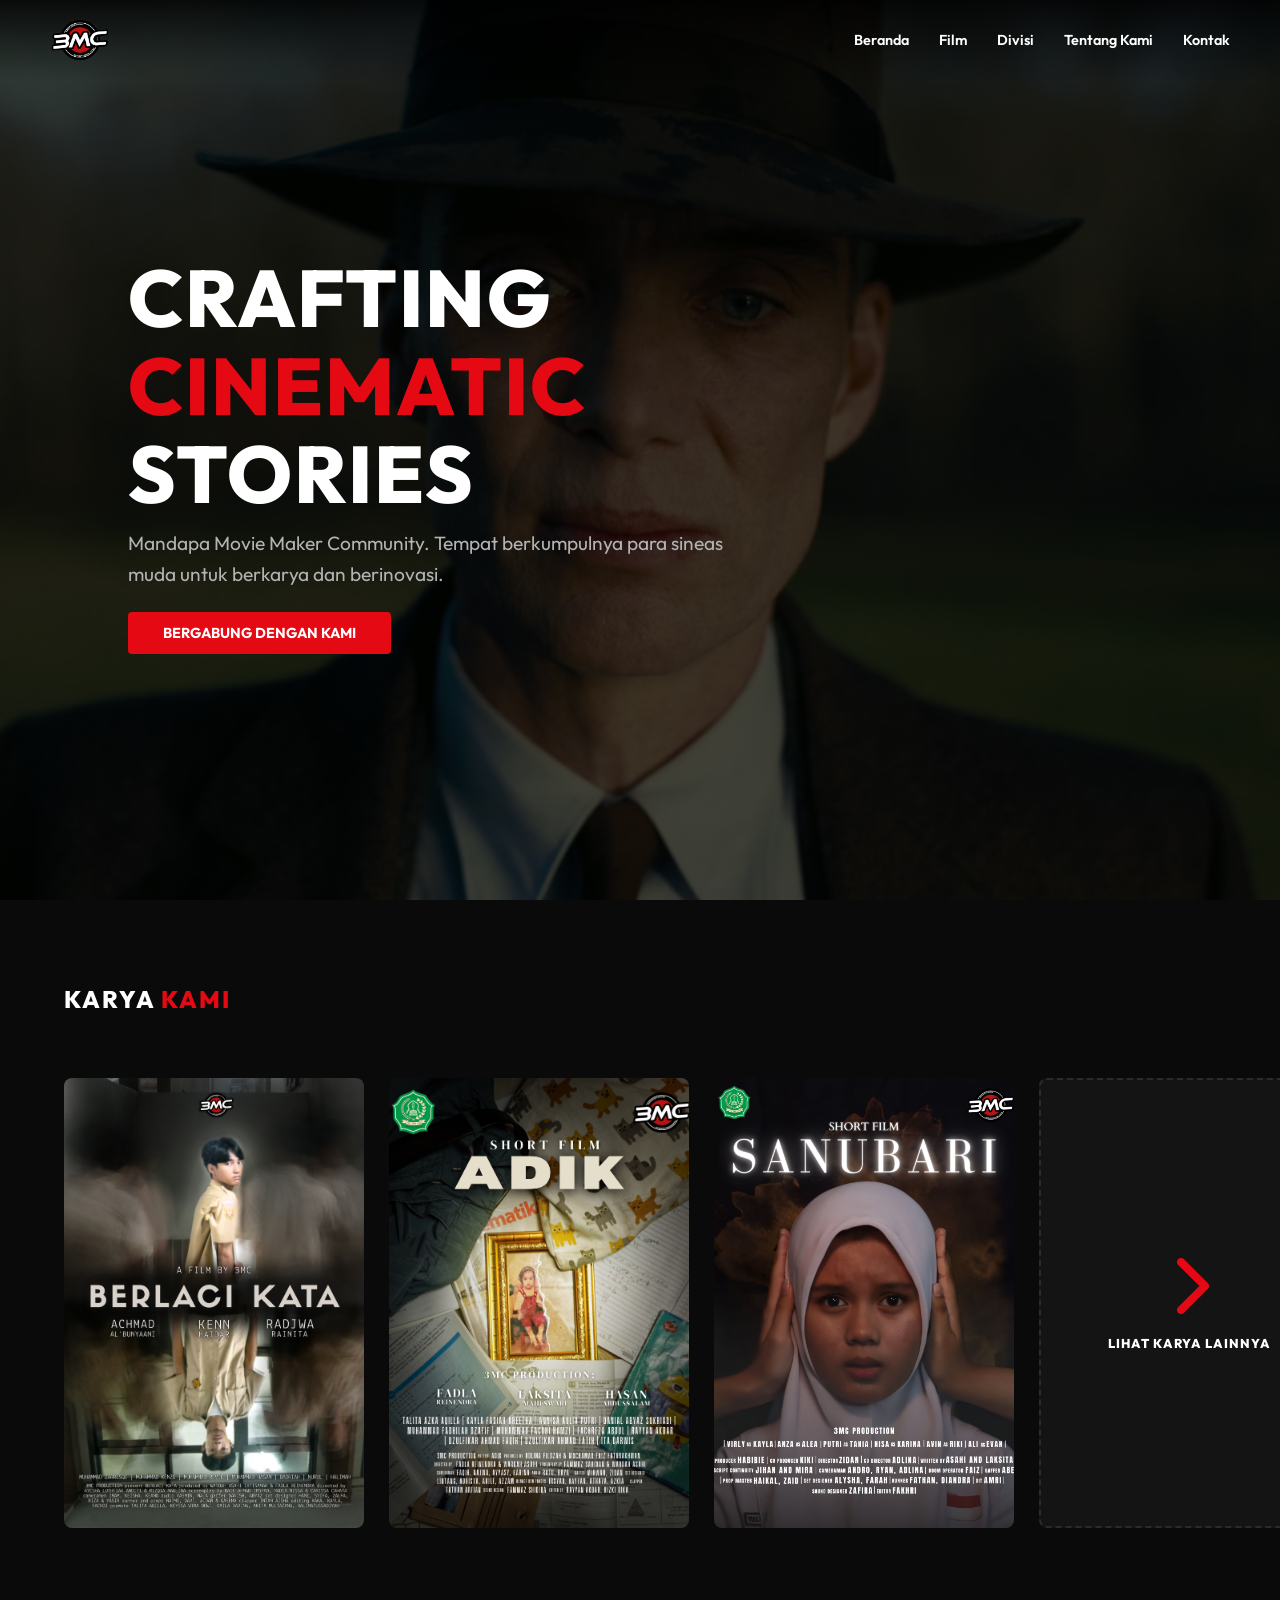
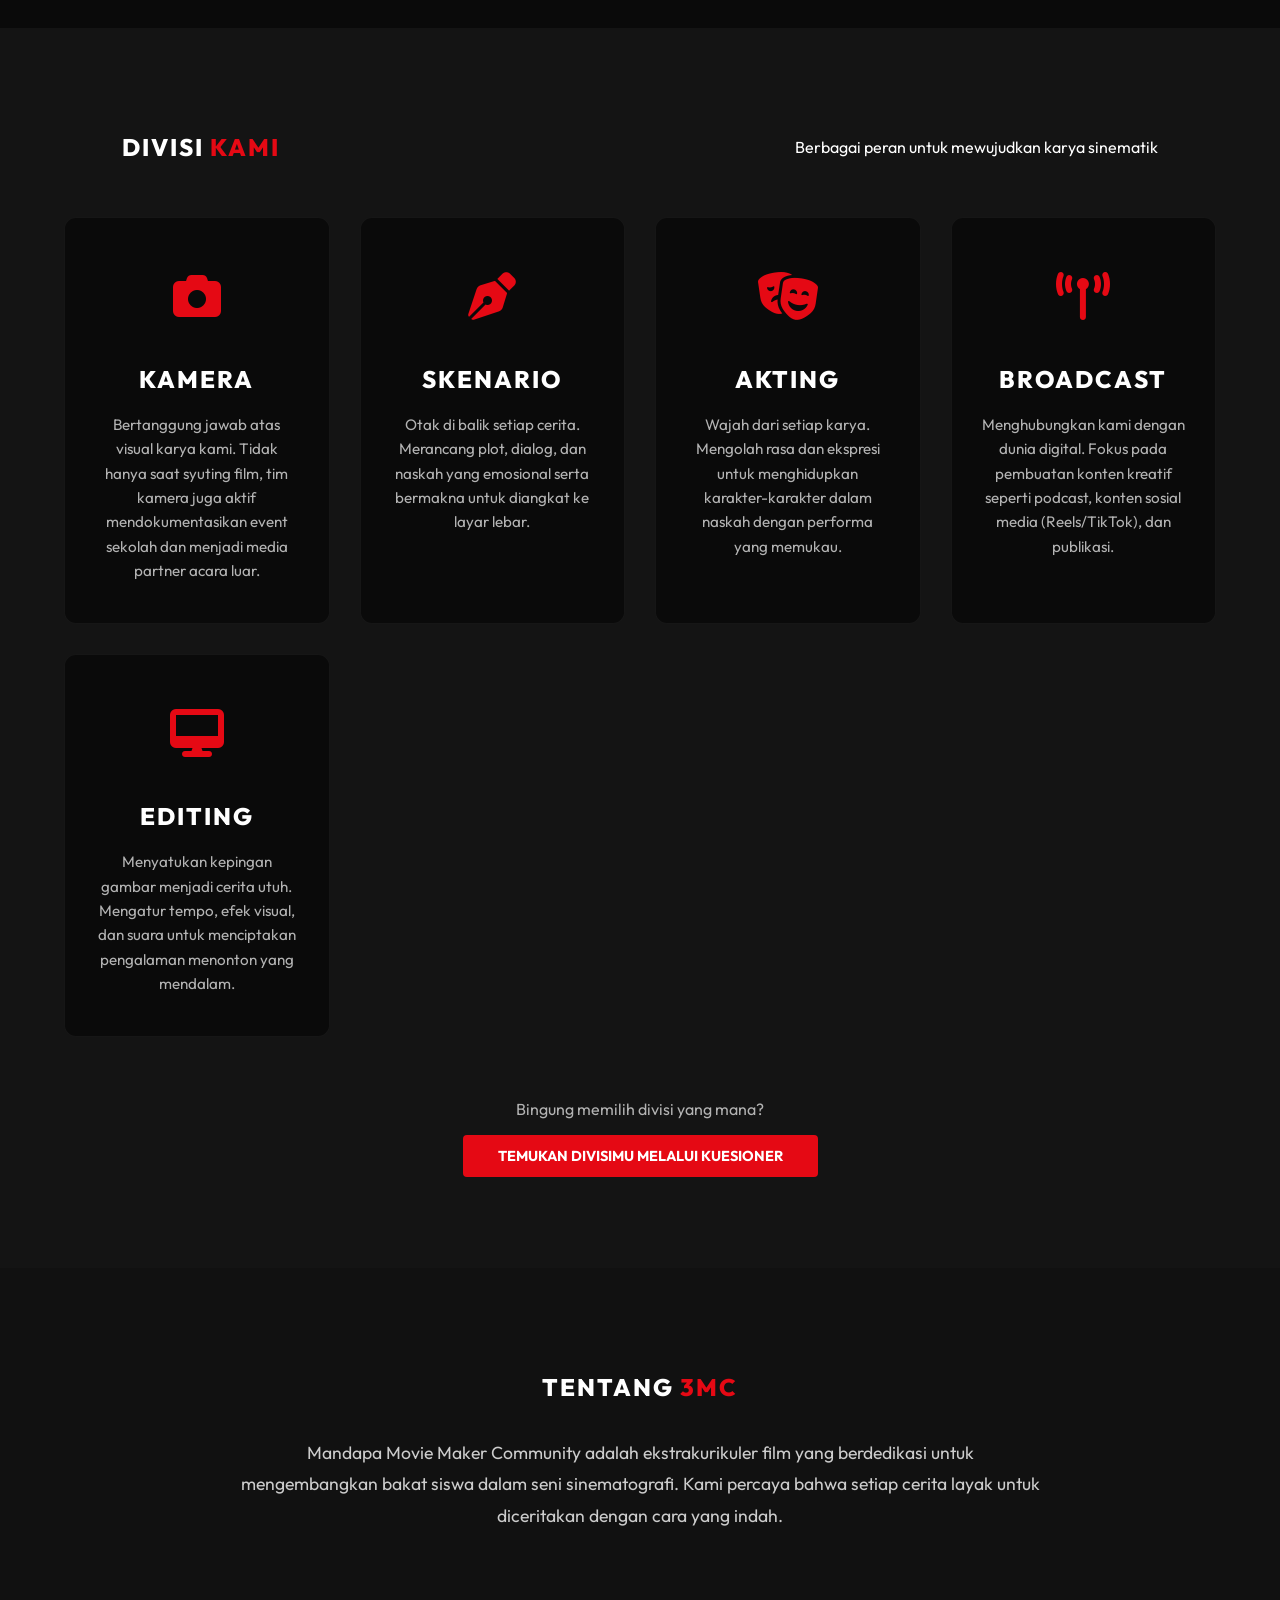
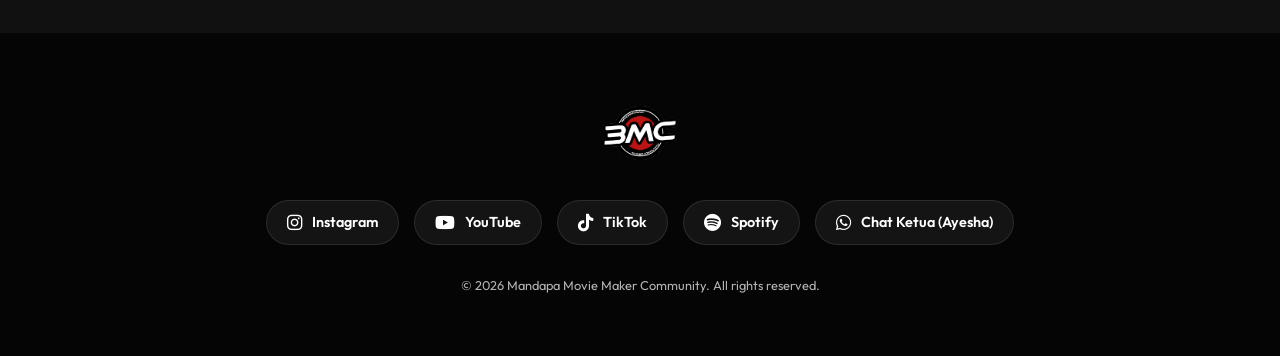
<file: index.html>
<!DOCTYPE html>
<html lang="id">

<head>
    <meta charset="UTF-8">
    <meta name="viewport" content="width=device-width, initial-scale=1.0">
    <title>3MC | Mandapa Movie Maker Community</title>
    <meta name="description"
        content="Official website for 3MC (Mandapa Movie Maker Community) - High School Film Extracurricular.">
    <link rel="icon" type="image/png" href="src/assets/img/3mc_logo.png">
    <link rel="preconnect" href="https://fonts.googleapis.com">
    <link rel="preconnect" href="https://fonts.gstatic.com" crossorigin>
    <link href="https://fonts.googleapis.com/css2?family=Outfit:wght@300;400;600;800;900&display=swap" rel="stylesheet">
    <link rel="stylesheet" href="style.css">
    <link rel="stylesheet" href="https://cdnjs.cloudflare.com/ajax/libs/font-awesome/6.5.1/css/all.min.css">
    <!-- Placeholder for icons -->
</head>

<body>
    <header id="main-header">
        <a href="#" class="logo">
            <img src="src/assets/img/3mc_logo.png" alt="3MC Logo" class="logo-img">
        </a>
        <div class="mobile-menu-btn">
            <i class="fas fa-bars"></i>
        </div>
        <nav class="nav-menu">
            <ul>
                <li><a href="#hero">Beranda</a></li>
                <li><a href="#films">Film</a></li>
                <li><a href="#divisions">Divisi</a></li>
                <li><a href="#about">Tentang Kami</a></li>
                <li><a href="#contact">Kontak</a></li>
            </ul>
        </nav>
    </header>

    <section id="hero" class="hero">
        <div class="hero-content">
            <h1>CRAFTING <span class="accent-text">CINEMATIC</span> STORIES</h1>
            <p>Mandapa Movie Maker Community. Tempat berkumpulnya para sineas muda untuk berkarya dan berinovasi.
            </p>
            <a href="https://wa.me/6289505237799?text=Halo%20kak%20Ayesha%2C%20saya%20ingin%20masuk%203MC"
                class="btn">bergabung dengan kami</a>
        </div>
    </section>

    <section id="films" class="films-section">
        <div class="section-title">
            <h2>Karya <span class="accent-text">Kami</span></h2>
        </div>

        <div class="slider-container" id="film-slider">
            <!-- Film Card 1 -->
            <div class="film-card" onclick="window.open('https://example.com')">
                <img src="./src/assets/img/Poster/Berlaci_Kata.JPEG" alt="Berlaci Kata">
                <div class="film-info">
                    <h3>Berlaci Kata</h3>
                    <p>Drama | 2025</p>
                </div>
            </div>

            <!-- Film Card 2 -->
            <div class="film-card" onclick="window.open('https://www.youtube.com/watch?v=n7pUIWqkueE')">
                <img src="./src/assets/img/Poster/Adik.png" alt="Adik">
                <div class="film-info">
                    <h3>ADIK</h3>
                    <p>Thriller | 2024</p>
                </div>
            </div>

            <!-- Film Card 3 -->
            <div class="film-card" onclick="window.open('https://www.youtube.com/watch?v=ncxSWUT8FLQ')">
                <img src="./src/assets/img/Poster/Sanubari.png" alt="Film Gema">
                <div class="film-info">
                    <h3>SANUBARI</h3>
                    <p>Action | 2023</p>
                </div>
            </div>

            <!-- View More Card -->
            <div class="film-card more-card" onclick="window.open('https://www.youtube.com/@crew3mc776', '_blank')">
                <div class="more-content">
                    <i class="fas fa-chevron-right"></i>
                    <p>Lihat Karya Lainnya</p>
                </div>
            </div>
        </div>
    </section>

    <section id="divisions" class="divisions-section">
        <div class="section-title">
            <h2>Divisi <span class="accent-text">Kami</span></h2>
            <p>Berbagai peran untuk mewujudkan karya sinematik</p>
        </div>

        <div class="divisions-grid">
            <div class="division-card">
                <div class="division-icon"><i class="fas fa-camera"></i></div>
                <h3>Kamera</h3>
                <p>Bertanggung jawab atas visual karya kami. Tidak hanya saat syuting film, tim kamera juga aktif
                    mendokumentasikan event sekolah dan menjadi media partner acara luar.</p>
            </div>

            <div class="division-card">
                <div class="division-icon"><i class="fas fa-pen-nib"></i></div>
                <h3>Skenario</h3>
                <p>Otak di balik setiap cerita. Merancang plot, dialog, dan naskah yang emosional serta bermakna untuk
                    diangkat ke layar lebar.</p>
            </div>

            <div class="division-card">
                <div class="division-icon"><i class="fas fa-theater-masks"></i></div>
                <h3>Akting</h3>
                <p>Wajah dari setiap karya. Mengolah rasa dan ekspresi untuk menghidupkan karakter-karakter dalam naskah
                    dengan performa yang memukau.</p>
            </div>

            <div class="division-card">
                <div class="division-icon"><i class="fas fa-broadcast-tower"></i></div>
                <h3>Broadcast</h3>
                <p>Menghubungkan kami dengan dunia digital. Fokus pada pembuatan konten kreatif seperti podcast, konten
                    sosial media (Reels/TikTok), dan publikasi.</p>
            </div>

            <div class="division-card">
                <div class="division-icon"><i class="fas fa-desktop"></i></div>
                <h3>Editing</h3>
                <p>Menyatukan kepingan gambar menjadi cerita utuh. Mengatur tempo, efek visual, dan suara untuk menciptakan pengalaman menonton yang mendalam.</p>
            </div>
        </div>

        <div style="text-align: center; margin-top: 60px;">
            <p style="margin-bottom: 20px; color: var(--text-gray);">Bingung memilih divisi yang mana?</p>
            <a href="questionnaire.html" class="btn">Temukan Divisimu Melalui Kuesioner</a>
        </div>
    </section>

    <section id="about" style="padding: 100px 10%; background-color: #111;">
        <div style="max-width: 800px; margin: 0 auto; text-align: center;">
            <h2 style="margin-bottom: 30px;">Tentang <span class="accent-text">3MC</span></h2>
            <p style="color: #ccc; font-size: 1.1rem; line-height: 1.8;">
                Mandapa Movie Maker Community adalah ekstrakurikuler film yang berdedikasi untuk mengembangkan bakat
                siswa dalam seni sinematografi. Kami percaya bahwa setiap cerita layak untuk diceritakan dengan cara
                yang indah.
            </p>
        </div>
    </section>

    <footer id="contact">
        <div class="footer-content">
            <div class="logo-footer">
                <img src="src/assets/img/3mc_logo.png" alt="3MC Logo" class="logo-img">
            </div>
            <div class="social-links">
                <a href="https://www.instagram.com/crew3mc/" target="_blank" class="social-btn"><i
                        class="fa-brands fa-instagram"></i> Instagram</a>
                <a href="https://www.youtube.com/@crew3mc776" target="_blank" class="social-btn"><i
                        class="fa-brands fa-youtube"></i> YouTube</a>
                <a href="https://www.tiktok.com/@crew3mc" target="_blank" class="social-btn"><i
                        class="fa-brands fa-tiktok"></i> TikTok</a>
                <a href="https://open.spotify.com/show/4tB7wmDdBuKusb8qtDBaEs?si=f5f07d9558dc4362" target="_blank"
                    class="social-btn"><i class="fa-brands fa-spotify"></i> Spotify</a>
                <a href="https://wa.me/6289505237799?text=Halo%20Ayesha%2C%20saya%20ingin%20bertanya%20tentang%203MC"
                    target="_blank" class="social-btn whatsapp-btn"><i class="fa-brands fa-whatsapp"></i> Chat Ketua
                    (Ayesha)</a>
            </div>
            <p class="copyright">&copy; 2026 Mandapa Movie Maker Community. All rights reserved.</p>
        </div>
    </footer>

    <script src="main.js"></script>

    <!-- Visitor Tracker -->
    <script src="src/supabase-config.js"></script>
    <script src="src/tracker.js"></script>
</body>

</html>
</file>
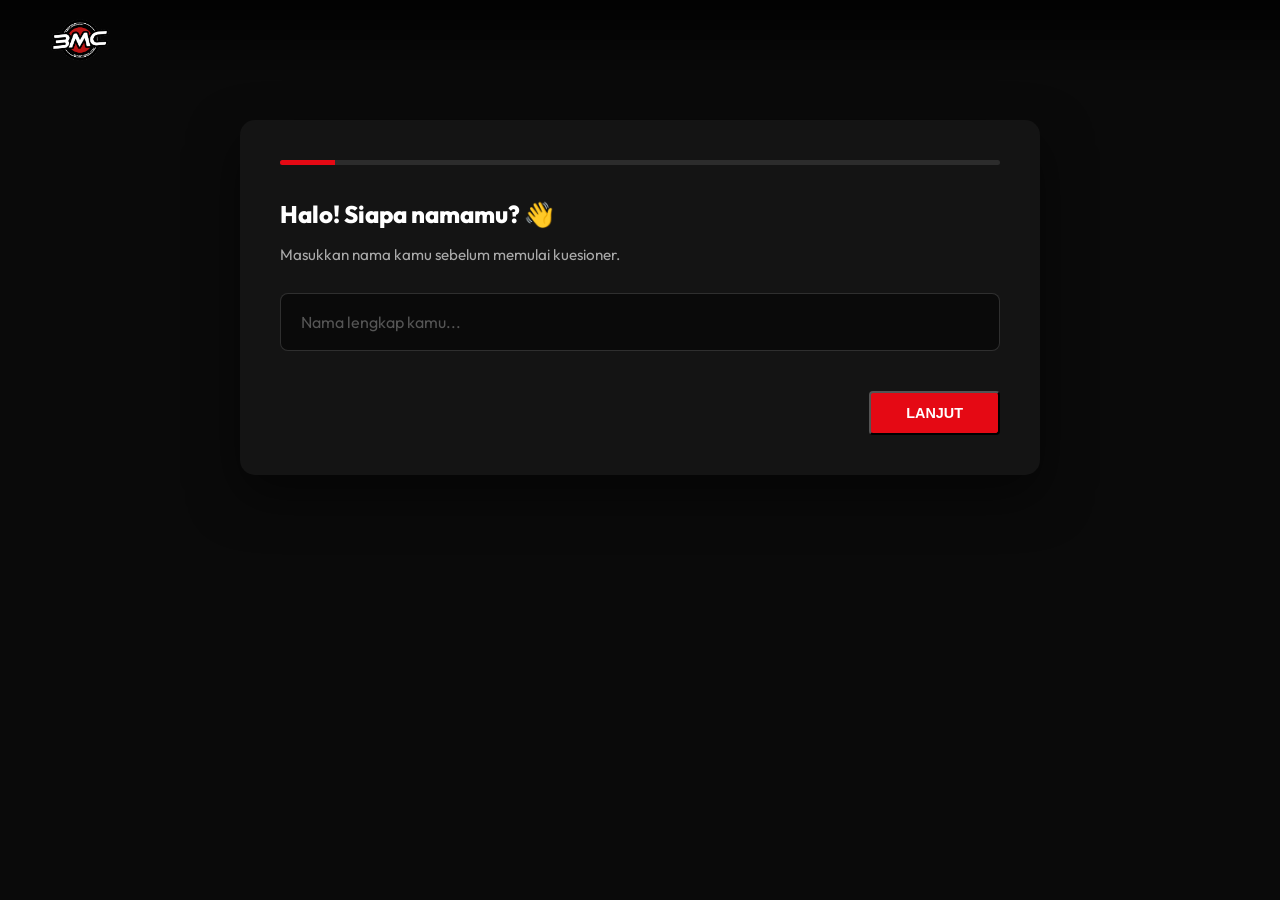
<file: questionnaire.html>
<!DOCTYPE html>
<html lang="id">

<head>
    <meta charset="UTF-8">
    <meta name="viewport" content="width=device-width, initial-scale=1.0">
    <title>Kuesioner Minat Divisi | 3MC</title>
    <link rel="preconnect" href="https://fonts.googleapis.com">
    <link rel="preconnect" href="https://fonts.gstatic.com" crossorigin>
    <link href="https://fonts.googleapis.com/css2?family=Outfit:wght@300;400;600;800;900&display=swap" rel="stylesheet">
    <link rel="stylesheet" href="https://cdnjs.cloudflare.com/ajax/libs/font-awesome/6.5.1/css/all.min.css">
    <link rel="stylesheet" href="style.css">
    <style>
        .q-container {
            max-width: 800px;
            margin: 120px auto;
            padding: 40px;
            background: var(--secondary-bg);
            border-radius: 15px;
            box-shadow: 0 20px 50px rgba(0, 0, 0, 0.5);
        }

        .q-step {
            display: none;
        }

        .q-step.active {
            display: block;
            animation: fadeIn 0.5s ease;
        }

        @keyframes fadeIn {
            from {
                opacity: 0;
                transform: translateY(10px);
            }

            to {
                opacity: 1;
                transform: translateY(0);
            }
        }

        .q-question {
            font-size: 1.5rem;
            font-weight: 800;
            margin-bottom: 30px;
        }

        .q-options {
            display: grid;
            gap: 15px;
        }

        .q-option {
            padding: 20px;
            background: var(--primary-bg);
            border: 1px solid rgba(255, 255, 255, 0.1);
            border-radius: 8px;
            cursor: pointer;
            transition: var(--transition);
            display: flex;
            align-items: center;
            gap: 15px;
        }

        .q-option:hover {
            border-color: var(--accent);
            background: rgba(229, 9, 20, 0.05);
        }

        .q-option.selected {
            border-color: var(--accent);
            background: var(--accent);
            color: white;
        }

        .q-progress {
            height: 5px;
            background: rgba(255, 255, 255, 0.1);
            margin-bottom: 30px;
            border-radius: 10px;
            overflow: hidden;
        }

        .q-progress-bar {
            height: 100%;
            background: var(--accent);
            width: 0%;
            transition: width 0.3s ease;
        }

        #results {
            display: none;
        }

        .result-box {
            background: #1a1a1a;
            padding: 30px;
            border-radius: 12px;
            color: #eee;
            margin-top: 30px;
            font-family: var(--font-main);
        }

        .btn-container {
            display: flex;
            flex-wrap: wrap;
            gap: 15px;
            justify-content: space-between;
            margin-top: 40px;
        }

        /* Name input step */
        .name-step-label {
            font-size: 1.5rem;
            font-weight: 800;
            margin-bottom: 10px;
        }

        .name-step-sub {
            font-size: 0.95rem;
            color: #aaa;
            margin-bottom: 25px;
        }

        .name-input {
            width: 100%;
            padding: 18px 20px;
            background: var(--primary-bg);
            border: 1px solid rgba(255, 255, 255, 0.15);
            border-radius: 8px;
            color: #fff;
            font-family: var(--font-main);
            font-size: 1rem;
            outline: none;
            transition: border-color 0.25s ease;
            box-sizing: border-box;
        }

        .name-input:focus {
            border-color: var(--accent);
        }

        .name-input::placeholder {
            color: #555;
        }

        @media (max-width: 768px) {
            .btn-container {
                flex-direction: column;
                gap: 10px;
            }
            .btn-container .btn {
                width: 100%;
                text-align: center;
                margin-left: 0 !important;
            }
            .q-container {
                margin: 80px 20px 40px 20px;
                padding: 25px 15px;
            }
            .q-question {
                font-size: 1.2rem;
            }
        }
    </style>
</head>

<body>
    <header id="main-header">
        <a href="index.html" class="logo">
            <img src="src/assets/img/3mc_logo.png" alt="3MC Logo" class="logo-img">
        </a>
    </header>

    <div class="q-container">
        <div id="quiz">
            <div class="q-progress">
                <div class="q-progress-bar" id="progress"></div>
            </div>

            <!-- Name input step -->
            <div class="q-step active" id="name-step">
                <div class="name-step-label">Halo! Siapa namamu? 👋</div>
                <div class="name-step-sub">Masukkan nama kamu sebelum memulai kuesioner.</div>
                <input
                    type="text"
                    id="nama-input"
                    class="name-input"
                    placeholder="Nama lengkap kamu..."
                    maxlength="80"
                    autocomplete="name"
                />
            </div>

            <div id="questions-container">
                <!-- Questions will be injected here -->
            </div>
            <div class="btn-container">
                <button class="btn" id="prev-btn" style="background: #333; display: none;">Sebelumnya</button>
                <button class="btn" id="next-btn" style="margin-left: auto;">Lanjut</button>
            </div>
        </div>

        <div id="results">
            <h2 class="accent-text">Hasil Penempatan Kamu</h2>
            <div class="result-box" id="result-content"></div>
            <div class="btn-container">
                <a href="https://wa.me/6289505237799" target="_blank" class="btn" id="daftar-btn">Daftar 3MC</a>
                <a href="index.html" class="btn" style="background: #333;">Kembali ke Beranda</a>
                <button class="btn" onclick="location.reload()" style="background: #333;">Ulangi Kuesioner</button>
            </div>
        </div>
    </div>

    <script>
        const questions = [
            { q: "Saat menonton film, apa yang paling kamu perhatikan?", a: "Alur cerita", b: "Sudut pengambilan gambar", c: "Ekspresi pemain", d: "Cara promosi filmnya", e: "Transisi dan efek visual" },
            { q: "Jika diberi tugas kelompok, kamu lebih suka...", a: "Menulis ide/naskah", b: "Mengatur alat dan teknis", c: "Tampil dan presentasi", d: "Mengelola dokumentasi/socmed", e: "Menyatukan dan merapikan hasil kerja" },
            { q: "Hobi yang paling mendekati minatmu?", a: "Membaca/Menulis cerita", b: "Fotografi", c: "Teater/Drama", d: "Membuat podcast/Vlog", e: "Mengedit video/foto" },
            { q: "Elemen terpenting dalam video pendek?", a: "Pesan yang disampaikan", b: "Kualitas visual/lighting", c: "Akting pemeran", d: "Engagement penonton", e: "Potongan adegan yang mulus" },
            { q: "Melihat pemandangan indah, kamu ingin...", a: "Memikirkan cerita tentangnya", b: "Memotret dengan angle terbaik", c: "Berpose di depannya", d: "Buat story IG dengan lagu pas", e: "Merekam untuk bahan editan cinematic" },
            { q: "Kamu merasa paling percaya diri saat...", a: "Berimajinasi sendirian", b: "Mengoperasikan gadget", c: "Menjadi pusat perhatian", d: "Berinteraksi online", e: "Bekerja di depan layar komputer" },
            { q: "Peran paling keren dalam produksi?", a: "Penulis Naskah", b: "Cinematographer", c: "Aktor Utama", d: "Content Creator/Podcaster", e: "Video Editor" },
            { q: "Aplikasi yang paling sering dibuka?", a: "Wattpad/Notes", b: "Lightroom/VSCO", c: "TikTok (cari ref akting)", d: "Spotify (podcast)", e: "CapCut/Premiere/After Effects" },
            { q: "Cara menyampaikan kritik?", a: "Lewat tulisan mendalam", b: "Lewat perbandingan visual", c: "Lewat ekspresi langsung", d: "Lewat diskusi terbuka", e: "Lewat revisi hasil akhir" },
            { q: "Di acara sekolah, kamu ingin menjadi...", a: "Tim konsep acara", b: "Tim dokumentasi", c: "MC/Pengisi acara", d: "Tim publikasi/broadcast", e: "Tim pasca-produksi video" },
            { q: "Kamu lebih suka bekerja...", a: "Dalam ketenangan", b: "Fokus detail teknis", c: "Energi tinggi & ekspresif", d: "Sesuai tren viral", e: "Sendiri dengan earphone menyala" },
            { q: "Cita-citamu yang paling relevan?", a: "Penulis/Sutradara", b: "Videografer Profesional", c: "Pemain Film", d: "Broadcaster/Influencer", e: "Editor Profesional" }
        ];

        // currentStep: -1 = name step, 0..N-1 = questions
        let currentStep = -1;
        let answers = [];
        let userName = '';

        const container = document.getElementById('questions-container');
        const progress = document.getElementById('progress');
        const nextBtn = document.getElementById('next-btn');
        const prevBtn = document.getElementById('prev-btn');
        const nameStep = document.getElementById('name-step');
        const namaInput = document.getElementById('nama-input');

        // Allow pressing Enter on name field to advance
        namaInput.addEventListener('keydown', (e) => {
            if (e.key === 'Enter') nextBtn.click();
        });

        function initQuiz() {
            questions.forEach((q, index) => {
                const step = document.createElement('div');
                step.className = 'q-step';
                step.innerHTML = `
                    <div class="q-question">Q${index + 1}: ${q.q}</div>
                    <div class="q-options">
                        <div class="q-option" data-val="A"><span>A</span> ${q.a}</div>
                        <div class="q-option" data-val="B"><span>B</span> ${q.b}</div>
                        <div class="q-option" data-val="C"><span>C</span> ${q.c}</div>
                        <div class="q-option" data-val="D"><span>D</span> ${q.d}</div>
                        <div class="q-option" data-val="E"><span>E</span> ${q.e}</div>
                    </div>
                `;
                container.appendChild(step);

                step.querySelectorAll('.q-option').forEach(opt => {
                    opt.onclick = () => {
                        step.querySelectorAll('.q-option').forEach(o => o.classList.remove('selected'));
                        opt.classList.add('selected');
                        answers[index] = opt.dataset.val;
                    };
                });
            });
            updateProgress();
        }

        // Total steps = 1 (name) + questions.length
        function updateProgress() {
            const totalSteps = questions.length + 1;
            const stepNumber = currentStep + 2; // name step = step 1
            progress.style.width = `${(stepNumber / totalSteps) * 100}%`;
            prevBtn.style.display = currentStep === -1 ? 'none' : 'block';
            nextBtn.innerText = currentStep === questions.length - 1 ? 'Lihat Hasil' : 'Lanjut';
        }

        function getAllSteps() {
            return document.querySelectorAll('#questions-container .q-step');
        }

        nextBtn.onclick = () => {
            if (currentStep === -1) {
                // Validate name
                const val = namaInput.value.trim();
                if (!val) {
                    namaInput.style.borderColor = 'var(--accent)';
                    namaInput.focus();
                    namaInput.placeholder = 'Nama tidak boleh kosong!';
                    return;
                }
                userName = val;
                nameStep.classList.remove('active');
                currentStep = 0;
                getAllSteps()[0].classList.add('active');
                updateProgress();
                // Tracker: record nama (result still unknown)
                if (window.TrackerUpdateNama) window.TrackerUpdateNama(userName, null);
                return;
            }

            if (!answers[currentStep]) {
                alert("Pilih satu jawaban!");
                return;
            }
            if (currentStep < questions.length - 1) {
                getAllSteps()[currentStep].classList.remove('active');
                currentStep++;
                getAllSteps()[currentStep].classList.add('active');
                updateProgress();
            } else {
                showResults();
            }
        };

        prevBtn.onclick = () => {
            if (currentStep === 0) {
                getAllSteps()[0].classList.remove('active');
                currentStep = -1;
                nameStep.classList.add('active');
                updateProgress();
                return;
            }
            getAllSteps()[currentStep].classList.remove('active');
            currentStep--;
            getAllSteps()[currentStep].classList.add('active');
            updateProgress();
        };

        function showResults() {
            const counts = { A: 0, B: 0, C: 0, D: 0, E: 0 };
            answers.forEach(a => counts[a]++);

            const mapping = { A: "Skenario", B: "Kamera", C: "Akting", D: "Broadcast", E: "Editing" };
            const sorted = Object.entries(counts).sort((x, y) => y[1] - x[1]);

            const primary = sorted[0];
            const secondary = sorted[1];
            const gap = primary[1] - secondary[1];

            let status = "Jelas";
            if (gap <= 1) status = "Hybrid";
            if (sorted.every(s => Math.abs(s[1] - sorted[0][1]) <= 1)) status = "Eksplorasi";
            if (sorted.every(s => s[1] <= 4)) status = "Perlu Diskusi";

            let feedback = "";
            if (status === "Jelas") {
                feedback = `Kamu memiliki minat yang sangat spesifik di bidang ${mapping[primary[0]]} (${primary[0]}=${primary[1]}). Fokuslah mengembangkan skill teknis dan kreatif di divisi ini.`;
            } else if (status === "Hybrid") {
                feedback = `Kamu memiliki bakat gabungan antara ${mapping[primary[0]]} (${primary[0]}=${primary[1]}) dan ${mapping[secondary[0]]} (${secondary[0]}=${secondary[1]}). Peran kolaboratif sangat cocok untukmu.`;
            } else {
                feedback = `Kamu memiliki minat yang luas. Cobalah melakukan orientasi di beberapa divisi untuk menemukan mana yang paling membuatmu nyaman.`;
            }

            const htmlContent = `
                <div style="text-align: center; margin-bottom: 20px;">
                    <h3 style="font-size: 1.8rem; margin-bottom: 10px;">Divisi Utama Kamu: <span class="accent-text">${mapping[primary[0]]}</span></h3>
                    <p style="font-size: 1.1rem; color: #ccc;">Status Penempatan: <strong>${status}</strong></p>
                </div>
                
                <p style="font-size: 1.1rem; line-height: 1.6; margin-bottom: 20px;">
                    ${feedback} Kamu dominan di <strong>${mapping[primary[0]]}</strong>, tapi potensi di <strong>${mapping[secondary[0]]}</strong> juga menarik untuk dieksplorasi dalam konteks produksi film di sekolah.
                </p>

                <div style="display: grid; grid-template-columns: 1fr 1fr; gap: 15px; margin-bottom: 25px; background: rgba(0,0,0,0.3); padding: 15px; border-radius: 8px;">
                    <div><strong>Skenario (A):</strong> ${counts.A}</div>
                    <div><strong>Kamera (B):</strong> ${counts.B}</div>
                    <div><strong>Akting (C):</strong> ${counts.C}</div>
                    <div><strong>Broadcast (D):</strong> ${counts.D}</div>
                    <div><strong>Editing (E):</strong> ${counts.E}</div>
                </div>

                <div style="background: rgba(255,255,255,0.05); padding: 15px; border-radius: 8px; font-size: 0.9rem;">
                    <strong>Catatan & Langkah Selanjutnya:</strong>
                    <ul style="margin-top: 10px; margin-left: 20px; color: #bbb;">
                        <li>Masa trial 2-3 minggu di divisi rekomendasi.</li>
                        <li>Opsi rotasi divisi tiap semester.</li>
                        <li>Hasil ini hanya preferensi awal, bisa didiskusikan lebih lanjut.</li>
                    </ul>
                </div>
            `;

            document.getElementById('quiz').style.display = 'none';
            document.getElementById('results').style.display = 'block';
            document.getElementById('result-content').innerHTML = htmlContent;

            const message = `Halo kak Ayesha, saya ${userName} telah mengisi kuesioner dan direkomendasikan masuk divisi ${mapping[primary[0]]}. Saya ingin mendaftar ke 3MC!`;
            document.getElementById('daftar-btn').href = `https://wa.me/6289505237799?text=${encodeURIComponent(message)}`;

            // Tracker: record final nama + questionnaire result
            if (window.TrackerUpdateNama) window.TrackerUpdateNama(userName, mapping[primary[0]]);
        }

        initQuiz();
    </script>

    <!-- Visitor Tracker -->
    <script src="src/supabase-config.js"></script>
    <script src="src/tracker.js"></script>
</body>

</html>
</file>
<file: style.css>
:root {
  --primary-bg: #0a0a0a;
  --secondary-bg: #141414;
  --accent: #e50914; /* Netflix-style red */
  --text-white: #ffffff;
  --text-gray: #b3b3b3;
  --font-main: 'Outfit', sans-serif;
  --transition: all 0.3s ease;
}

* {
  margin: 0;
  padding: 0;
  box-sizing: border-box;
}

body {
  background-color: var(--primary-bg);
  color: var(--text-white);
  font-family: var(--font-main);
  overflow-x: hidden;
  line-height: 1.6;
}

/* Typography */
h1, h2, h3 {
  text-transform: uppercase;
  letter-spacing: 2px;
  font-weight: 800;
}

.accent-text {
  color: var(--accent);
}

/* Header */
header {
  position: fixed;
  top: 0;
  width: 100%;
  padding: 10px 50px;
  display: flex;
  justify-content: space-between;
  align-items: center;
  z-index: 1000;
  background: linear-gradient(to bottom, rgba(0,0,0,0.8), transparent);
  transition: var(--transition);
}

header.scrolled {
  background: var(--primary-bg);
  padding: 5px 50px;
  box-shadow: 0 10px 30px rgba(0,0,0,0.8);
}

.logo {
  display: flex;
  align-items: center;
}

.logo-img {
  height: 60px; /* Reduced from 100px */
  width: auto;
  transition: var(--transition);
}

.logo:hover .logo-img {
  transform: scale(1.1);
}

nav ul {
  display: flex;
  list-style: none;
  gap: 30px;
}

nav ul li a {
  color: var(--text-white);
  text-decoration: none;
  font-size: 0.9rem;
  font-weight: 600;
  transition: var(--transition);
}

nav ul li a:hover {
  color: var(--accent);
}

.mobile-menu-btn {
  display: none;
  font-size: 1.5rem;
  color: var(--text-white);
  cursor: pointer;
  z-index: 1001;
}

/* Hero Section */
.hero {
  height: 100vh;
  display: flex;
  flex-direction: column;
  justify-content: center;
  align-items: flex-start;
  padding: 0 10%;
  background: linear-gradient(rgba(0,0,0,0.7), rgba(0,0,0,0.7)), url('src/assets/img/backgroud.webp') center/cover no-repeat;
  position: relative;
}

.hero h1 {
  font-size: 5rem;
  margin-bottom: 10px;
  max-width: 800px;
  line-height: 1.1;
}

.hero p {
  font-size: 1.2rem;
  color: var(--text-gray);
  max-width: 600px;
  margin-bottom: 30px;
}

.btn {
  padding: 12px 35px;
  background-color: var(--accent);
  color: white;
  text-decoration: none;
  font-weight: 700;
  border-radius: 4px;
  transition: var(--transition);
  text-transform: uppercase;
  font-size: 0.9rem;
}

.btn:hover {
  background-color: #ff0f1b;
  transform: scale(1.05);
}

/* Slider Section */
.films-section {
  padding: 80px 0;
  background-color: var(--primary-bg);
}

.section-title {
  padding: 0 5%;
  margin-bottom: 40px;
  display: flex;
  justify-content: space-between;
  align-items: center;
}

.slider-container {
  overflow-x: auto;
  padding: 20px 5%;
  display: flex;
  gap: 25px;
  scrollbar-width: none; /* Firefox */
  -ms-overflow-style: none;  /* IE and Edge */
}

.slider-container::-webkit-scrollbar {
  display: none; /* Chrome, Safari, Opera */
}

.film-card {
  min-width: 300px;
  height: 450px;
  background-color: var(--secondary-bg);
  border-radius: 8px;
  overflow: hidden;
  position: relative;
  cursor: pointer;
  transition: transform 0.4s cubic-bezier(0.175, 0.885, 0.32, 1.275);
}

.film-card:hover {
  transform: scale(1.05) translateY(-10px);
  z-index: 10;
  box-shadow: 0 20px 40px rgba(0,0,0,0.5), 0 0 20px rgba(229, 9, 20, 0.3);
}

.film-card img {
  width: 100%;
  height: 100%;
  object-fit: cover;
  transition: filter 0.3s ease;
}

.film-card:hover img {
  filter: brightness(0.4);
}

.film-info {
  position: absolute;
  bottom: 0;
  left: 0;
  width: 100%;
  padding: 20px;
  background: linear-gradient(transparent, rgba(0,0,0,0.9));
  transform: translateY(100%);
  transition: transform 0.3s ease;
}

.film-card:hover .film-info {
  transform: translateY(0);
}

.more-card {
  display: flex;
  justify-content: center;
  align-items: center;
  background-color: var(--secondary-bg);
  border: 2px dashed rgba(255, 255, 255, 0.1);
}

.more-card:hover {
  border-color: var(--accent);
  background-color: rgba(229, 9, 20, 0.05);
}

.more-content {
  text-align: center;
}

.more-content i {
  font-size: 4rem;
  color: var(--accent);
  margin-bottom: 15px;
  display: block;
}

.more-content p {
  text-transform: uppercase;
  font-weight: 800;
  letter-spacing: 1px;
  font-size: 0.8rem;
}

.film-info h3 {
  font-size: 1.2rem;
  margin-bottom: 5px;
}

.film-info p {
  font-size: 0.8rem;
  color: var(--text-gray);
}

/* Divisions Section */
.divisions-section {
  padding: 100px 5%;
  background-color: var(--secondary-bg);
}

.divisions-grid {
  display: grid;
  grid-template-columns: repeat(auto-fit, minmax(250px, 1fr));
  gap: 30px;
  margin-top: 50px;
}

.division-card {
  background-color: var(--primary-bg);
  padding: 40px 30px;
  border-radius: 12px;
  text-align: center;
  border: 1px solid rgba(255, 255, 255, 0.05);
  transition: var(--transition);
}

.division-card:hover {
  transform: translateY(-10px);
  border-color: var(--accent);
  box-shadow: 0 15px 30px rgba(0, 0, 0, 0.5);
}

.division-icon {
  font-size: 3rem;
  color: var(--accent);
  margin-bottom: 25px;
}

.division-card h3 {
  margin-bottom: 15px;
  font-size: 1.5rem;
}

.division-card p {
  color: var(--text-gray);
  font-size: 0.95rem;
  line-height: 1.6;
}

/* Footer */
footer {
  padding: 60px 10%;
  background-color: #050505;
  border-top: 1px solid rgba(255,255,255,0.05);
  text-align: center;
}

.footer-content {
  display: flex;
  flex-direction: column;
  align-items: center;
}

.logo-footer {
  margin-bottom: 20px;
}

.logo-footer .logo-img {
  height: 80px; /* Reduced from 120px */
}

.social-links {
  display: flex;
  justify-content: center;
  gap: 15px;
  margin-bottom: 30px;
  flex-wrap: wrap;
}

.social-btn {
  display: inline-flex;
  align-items: center;
  gap: 10px;
  padding: 10px 20px;
  background-color: var(--secondary-bg);
  color: var(--text-white);
  text-decoration: none;
  font-size: 0.9rem;
  font-weight: 600;
  border-radius: 50px;
  border: 1px solid rgba(255, 255, 255, 0.1);
  transition: var(--transition);
}

.social-btn i {
  font-size: 1.1rem;
}

.social-btn:hover {
  background-color: var(--accent);
  border-color: var(--accent);
  transform: translateY(-3px);
  box-shadow: 0 5px 15px rgba(229, 9, 20, 0.4);
}

.social-btn.whatsapp-btn:hover {
  background-color: #25d366;
  border-color: #25d366;
  box-shadow: 0 5px 15px rgba(37, 211, 102, 0.4);
}

.copyright {
  font-size: 0.8rem;
  color: var(--text-gray);
}

/* Responsiveness */
@media (max-width: 768px) {
  .hero h1 {
    font-size: 3rem;
  }
  
  header {
    padding: 15px 20px;
  }
  
  .film-card {
    min-width: 250px;
    height: 375px;
  }

  .mobile-menu-btn {
    display: block;
  }
  
  .nav-menu {
    position: fixed;
    top: 0;
    right: -100%;
    width: 70%;
    height: 100vh;
    background-color: var(--secondary-bg);
    display: flex;
    flex-direction: column;
    justify-content: center;
    align-items: center;
    transition: right 0.3s ease;
    box-shadow: -5px 0 15px rgba(0,0,0,0.5);
  }

  .nav-menu.active {
    right: 0;
  }

  nav ul {
    flex-direction: column;
    text-align: center;
    gap: 40px;
  }

  nav ul li a {
    font-size: 1.2rem;
  }

  .divisions-grid {
    display: flex;
    flex-wrap: nowrap;
    overflow-x: auto;
    scroll-snap-type: x mandatory;
    scrollbar-width: none;
    -ms-overflow-style: none;
    padding-bottom: 20px;
    gap: 15px;
  }

  .divisions-grid::-webkit-scrollbar {
    display: none;
  }

  .division-card {
    width: 260px;
    min-width: 260px;
    aspect-ratio: 1 / 1;
    scroll-snap-align: center;
    flex: 0 0 auto;
    display: flex;
    flex-direction: column;
    justify-content: center;
    align-items: center;
    padding: 20px;
    white-space: normal;
  }
}
</file>
